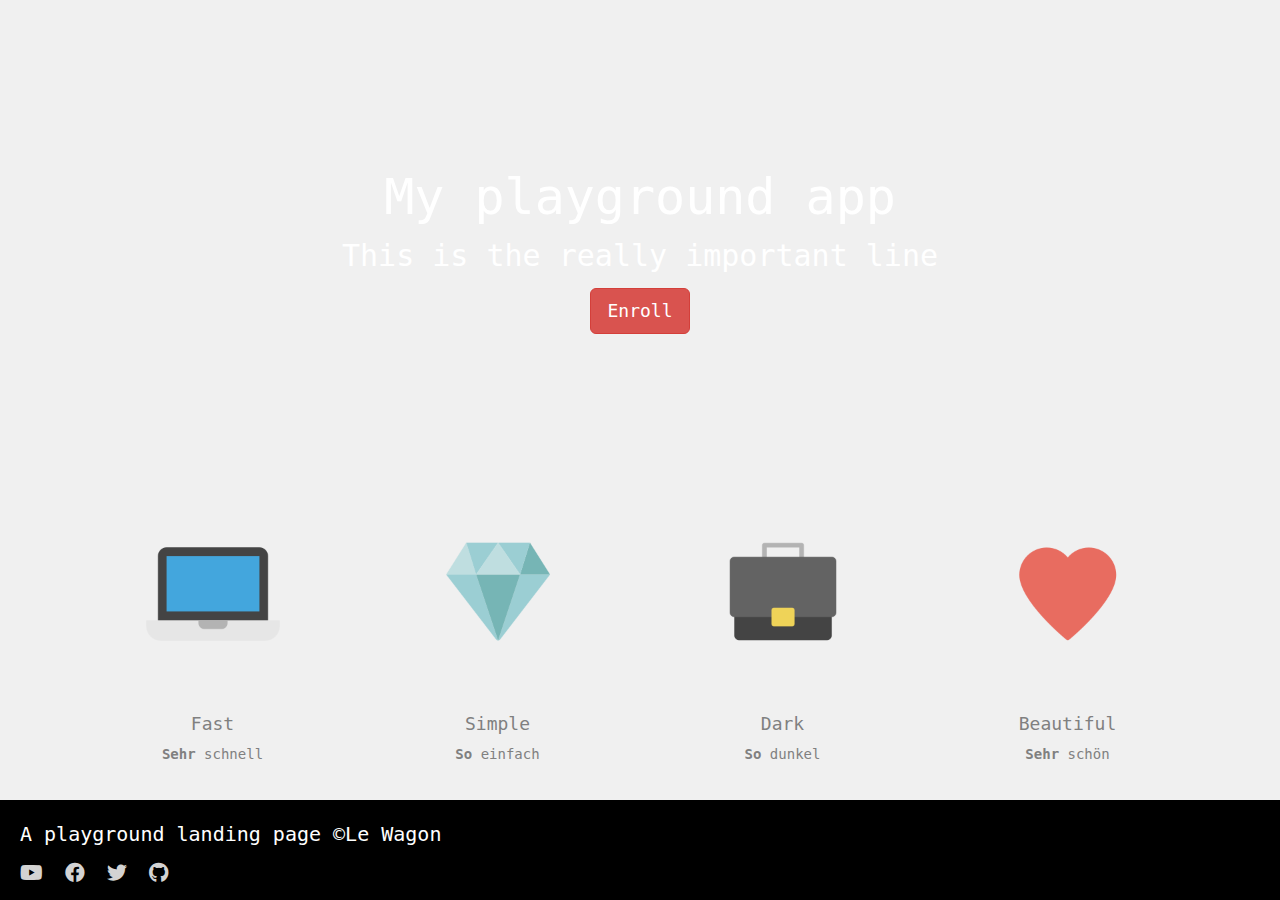
<file: landing-page/index.html>
<!DOCTYPE html>
<html>
	<head>
		<meta charset="utf-8">
		<meta http-equiv="X-UA-Compatible" content="IE=edge">
	  	<meta name="viewport" content="width=device-width, initial-scale=1">
		<title>My landing page</title>
		<!-- <link href="https://fonts.googleapis.com/css?family=Open+Sans:400,300,700|Montserrat:400,700" rel="stylesheet" type="text/css"> -->
	 	<link rel="stylesheet" href="https://use.fontawesome.com/releases/v5.5.0/css/all.css">
 		<link rel="stylesheet" href="https://maxcdn.bootstrapcdn.com/bootstrap/3.3.7/css/bootstrap.min.css" integrity="sha384-BVYiiSIFeK1dGmJRAkycuHAHRg32OmUcww7on3RYdg4Va+PmSTsz/K68vbdEjh4u" crossorigin="anonymous">
  		<link href='style.css' rel='stylesheet'>
	</head>
	<body>
		<div id="banner">
			<h1>My playground app</h1>
			<p>This is the really important line</p>
			<p>
				<a href="#" class="btn btn-danger btn-lg">Enroll</a>
			</p>
		</div>

		<div class="container">
			<div class="row"></div>
				<div class="col-xs-12 col-sm-6 col-md-3">
					<div class="card">
						<img src="images/laptop.png" alt="A laptop representing speed" width="200">
						<h2>Fast</h2>
						<p><strong>Sehr </strong>schnell</p>
					</div>
				</div>
				<div class="col-xs-12 col-sm-6 col-md-3">
					<div class="card">
						<img src="images/diamond.png" alt="A diamond representing elegance" width="200">
						<h2>Simple</h2>
						<p><strong>So </strong>einfach</p>
					</div>
				</div>
				<div class="col-xs-12 col-sm-6 col-md-3">
					<div class="card">
						<img src="images/briefcase.png" alt="A briefcase representing cut throat" width="200">
						<h2>Dark</h2>
						<p><strong>So </strong>dunkel</p>
					</div>
				</div>
				<div class="col-xs-12 col-sm-6 col-md-3">
					<div class="card">
						<img src="images/heart.png" alt="A heart representing beauty" width="200">
						<h2>Beautiful</h2>
						<p><strong>Sehr </strong>schön</p>
					</div>
				</div>
			</div>

		<div id="footer">
			<p>A playground landing page ©Le Wagon</p>
			<ul class="list-inline">
				<li><a href="#"><i class="fab fa-youtube"></i></a></li>
	  			<li><a href="#"><i class="fab fa-facebook"></i></a></li>
	  			<li><a href="#"><i class="fab fa-twitter"></i></a></li>
	  			<li><a href="#"><i class="fab fa-github"></i></a></li>
			</ul>
		</div>
		<script type="https://ajax.googleapis.com/ajax/libs/jquery/1.11.1/jquery.min.js"></script>
		<script type="https://maxcdn.bootstrapcdn.com/bootstrap/3.2.0/js/bootstrap.min.js"></script>
	</body>
</html>
</file>
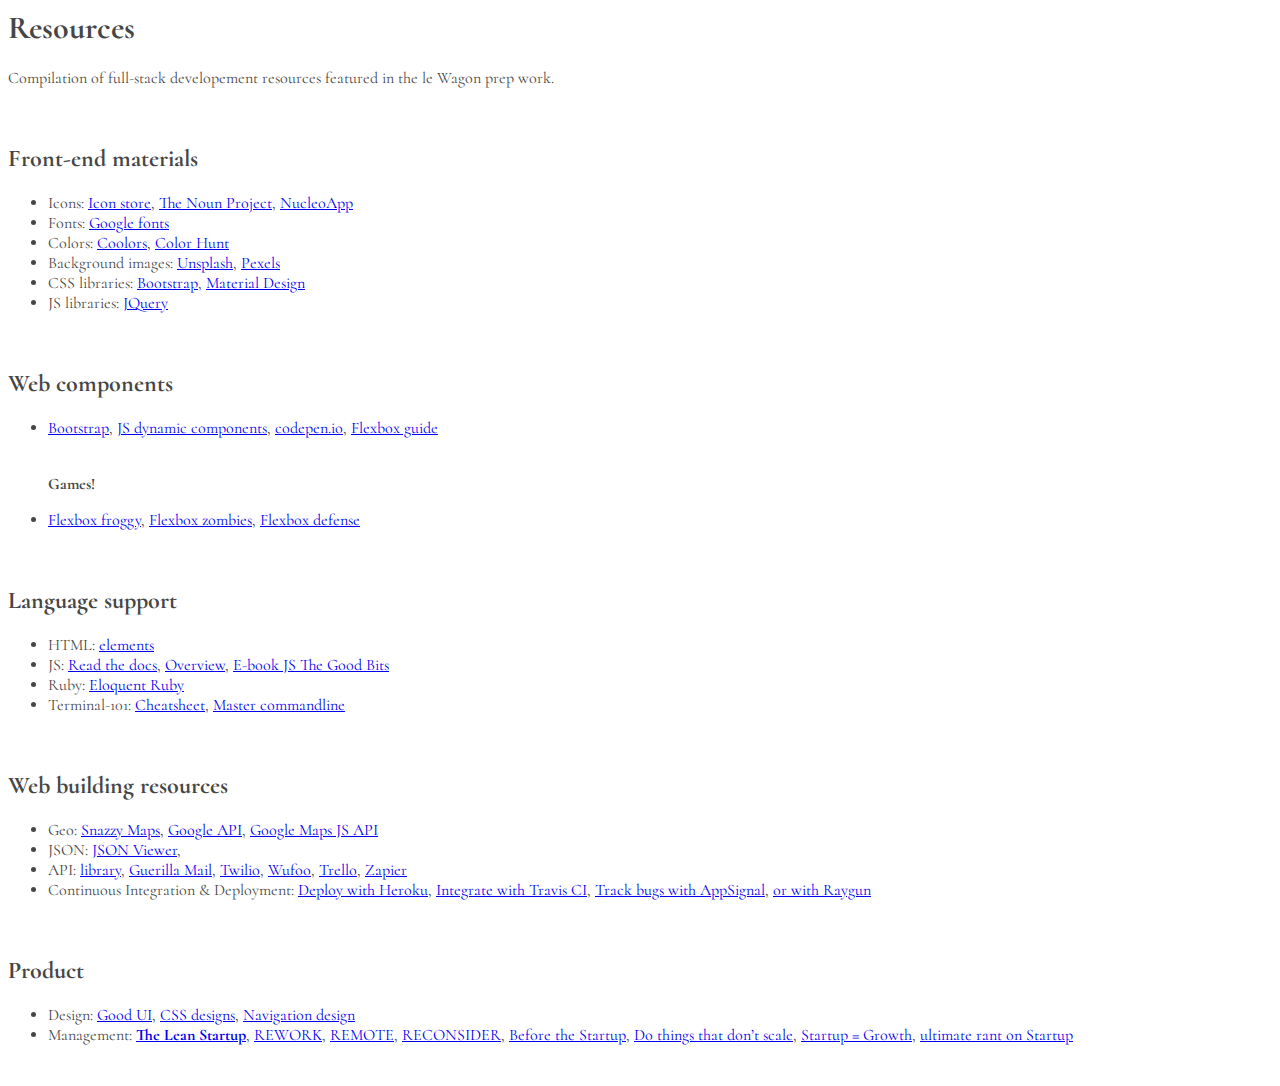
<file: resources/index.html>
<html>
	<head>
		<link rel="stylesheet" href="style.css">
		<link href="https://fonts.googleapis.com/css2?family=Cormorant:wght@300&display=swap" rel="stylesheet">

	</head>
		<body>

		<h1>Resources</h1>
		<p>Compilation of full-stack developement resources featured in the le Wagon prep work.</p>
		<br>
		<h2>Front-end materials</h2>
		<ul>
			<li>Icons: 
				<a href="http://iconstore.co/">Icon store</a>,
				<a href="https://thenounproject.com/">The Noun Project</a>,
				<a href="https://nucleoapp.com/premium-icons/">NucleoApp</a>
			</li>
			<li>Fonts: 
				<a href="https://fonts.google.com/">Google fonts</a>
			</li>
			<li>Colors: 
				<a href="https://coolors.co/">Coolors</a>,
				<a href="http://colorhunt.co/">Color Hunt</a>
			</li>	
			<li>Background images: 
				<a href="https://unsplash.com/">Unsplash</a>,
				<a href="https://www.pexels.com/">Pexels</a>
			</li>
			<li>CSS libraries: 
				<a href="http://getbootstrap.com/">Bootstrap</a>,
				<a href="https://material.google.com/">Material Design</a>
			</li>
			<li>JS libraries: 
				<a href="http://api.jquery.com/">JQuery</a>
			</li>

			
		</ul>
		<br>
		<h2>Web components</h2>
		<ul>
			<li> 
				<a href="http://getbootstrap.com/components/">Bootstrap</a>,
				<a href="https://getbootstrap.com/docs/3.4/javascript/">JS dynamic components</a>,
				<a href="http://codepen.io">codepen.io</a>,
				<a href="https://css-tricks.com/snippets/css/a-guide-to-flexbox/">Flexbox guide</a>
			</li>
			<br>
			<p><strong>Games!</strong></p>
			<li> 
				<a href="http://flexboxfroggy.com/">Flexbox froggy</a>,
				<a href="https://mastery.games/flexboxzombies/">Flexbox zombies</a>,
				<a href="http://www.flexboxdefense.com/">Flexbox defense</a>
			</li>
		</ul>
		<br>
		<h2>Language support</h2>		
		<ul>
			<li>HTML:
				<a href="https://developer.mozilla.org/en-US/docs/Web/HTML/Element">elements</a>
			</li>
			<li>JS:
				<a href="https://developer.mozilla.org/en-US/docs/Web/JavaScript">Read the docs</a>,
				<a href="https://www.slideshare.net/guestceb98b/the-javascript-programming-language">Overview</a>,
				<a href="https://github.com/NorthPaulo/research/blob/master/Frontend-books%26research/JavaScript%20-%20The%20Good%20Parts%20-%20Douglas%20Crockford%20-%20May%202008.pdf">E-book JS The Good Bits</a>
			</li>
			<li>Ruby:
				<a href="https://www.amazon.com/Eloquent-Ruby-Addison-Wesley-Professional/dp/0321584104">Eloquent Ruby</a>
			</li>
			<li>Terminal-101:
				<a href="https://ohshitgit.com/">Cheatsheet</a>,
				<a href="https://www.learnenough.com/command-line-tutorial">Master commandline</a>
			</li>
		</ul>
		<br>
		<h2>Web building resources</h2>		
		<ul>
			<li>Geo:
				<a href="https://snazzymaps.com/">Snazzy Maps</a>,
				<a href="http://code.google.com/apis/maps/documentation/geocoding/">Google API</a>,
				<a href="https://developers.google.com/maps/documentation/javascript">Google Maps JS API</a>
			</li>
			<li>JSON:
				<a href="https://chrome.google.com/webstore/detail/json-viewer/gbmdgpbipfallnflgajpaliibnhdgobh">JSON Viewer</a>,
			</li>
			<li>API:
				<a href="https://www.programmableweb.com/apis">library</a>,
				<a href="http://www.guerrillamail.com/">Guerilla Mail</a>,
				<a href="https://www.twilio.com/">Twilio</a>,
				<a href="http://www.wufoo.com/">Wufoo</a>,
				<a href="https://trello.com/">Trello</a>,
				<a href="https://zapier.com/">Zapier</a>
			</li>
			<li>Continuous Integration & Deployment:
				<a href="http://www.heroku.com">Deploy with Heroku</a>,
				<a href="https://travis-ci.org">Integrate with Travis CI</a>,
				<a href="https://appsignal.com/">Track bugs with AppSignal</a>,
				<a href="https://raygun.com">or with Raygun</a>
			</li>
		</ul>
		<br>
		<h2>Product</h2>		
		<ul>
			<li>Design:
				<a href="http://www.goodui.org/">Good UI</a>,
				<a href="http://www.csszengarden.com/">CSS designs</a>,
				<a href="https://www.amazon.com/Dont-Make-Me-Think-Usability/dp/0321965515">Navigation design</a>
			</li>
			<li>Management:
				<a href="https://www.amazon.com/Lean-Startup-Innovation-Successful-Businesses/dp/0670921602"><strong>The Lean Startup</strong></a>,
				<a href="https://37signals.com/rework">REWORK</a>,
				<a href="https://37signals.com/remote">REMOTE</a>,
				<a href="https://signalvnoise.com/posts/3972-reconsider">RECONSIDER</a>,
				<a href="http://www.paulgraham.com/before.html">Before the Startup</a>,
				<a href="http://www.paulgraham.com/ds.html">Do things that don’t scale</a>,
				<a href="http://www.paulgraham.com/growth.html">Startup = Growth</a>,
				<a href="https://medium.com/startup-grind/fuck-you-startup-world-ab6cc72fad0e#.vni3bhyx6">ultimate rant on Startup</a>

			</li>
		</ul>
		<br>



		</body>
</html>
</file>
<file: landing-page/style.css>
/* Fonts and Colors */

body {
	background: rgb(240, 240, 240);
	font-family: monospace;
	margin: 0;
}

h1 {
	/* font-family: 'Montserrat', sans-serif; */
	font-size: 50px;
	color: red;
}

h2 {
	/* font-family: 'Montserrat', sans-serif; */
	font-size: 18px;
}

a {
	text-decoration: none;
	color: blue;
}

a:hover {
	text-decoration: none;
	color: green;
}

/* Custom design */
#banner {
	background-image: url("https://unsplash.it/1300/600?random");
	background-size: cover;
	padding: 150px;
	text-align: center;
	color: white;
	text-shadow: 1px, 1px, 5px, black;
}

#banner h1	{
	color: white;
	font-size: 50px
}

#banner p   {
	color: white;
	font-size: 30px;
	font-weight: lighter;
}

#footer {
	background: black;
	color: white;
	font-size: 20px;
	padding: 20px;
	position: absolute;
	left: 0;
	right: 0;
	bottom: 0px;
	width: 100%;
	height:	100px;
}

#footer a {
	color: lightgrey;
	font-size: 20px;

}

#footer a:hover {
	color: white;
}

.card {
	text-align: center;
	color: grey;
}
</file>
<file: resources/style.css>
body {
    font-family: 'Cormorant', serif;
    color: #464646;
    margin-bottom: 5px;
}

li::marker {
    unicode-bidi: isolate;
    font-variant-numeric: tabular-nums;
    text-transform: none;
    text-indent: 0px !important;
    text-align: start !important;
    text-align-last: start !important;
}
</file>
